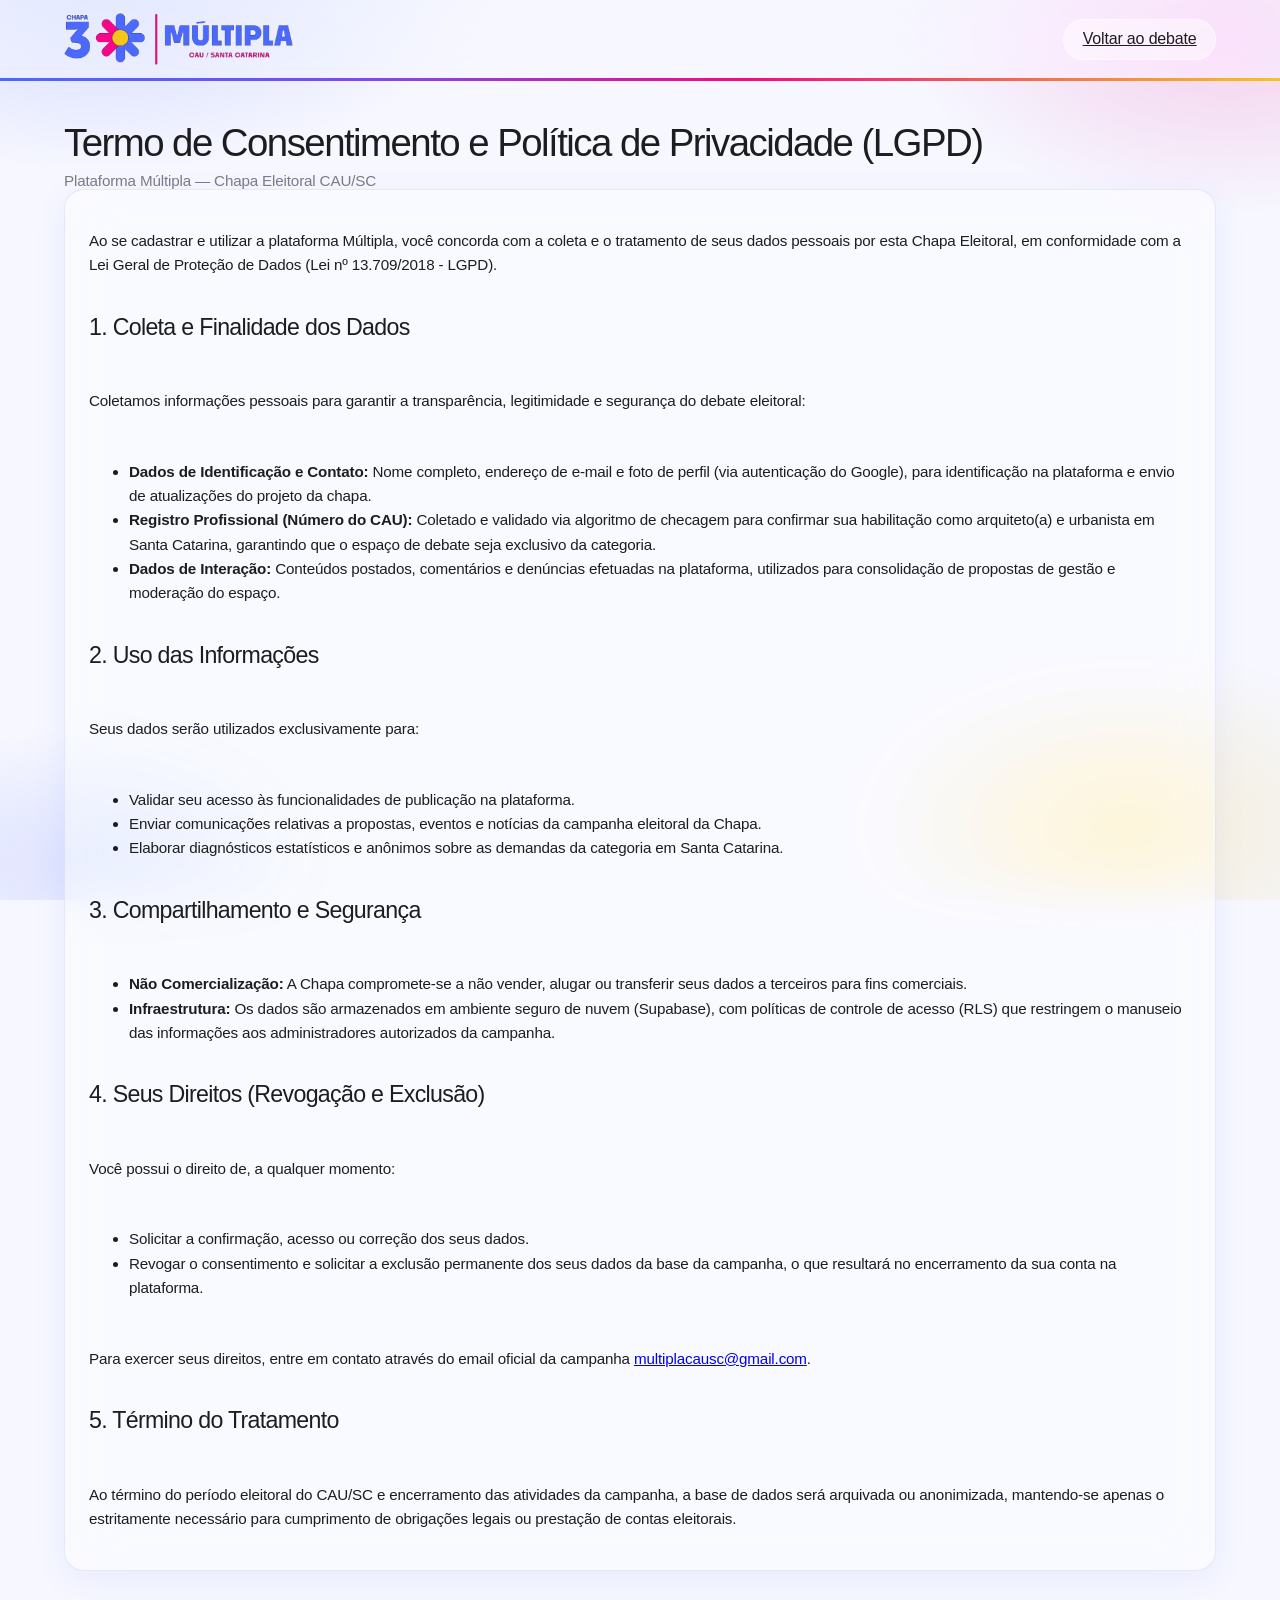
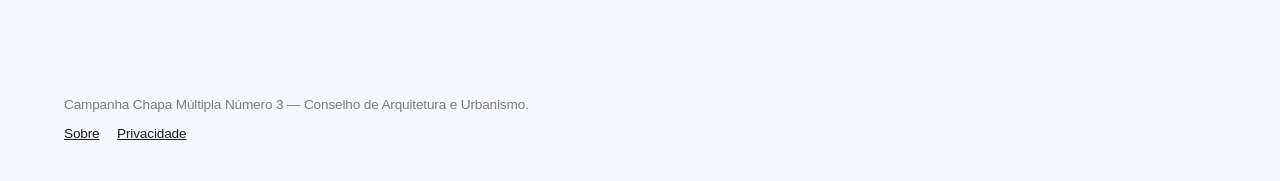
<file: privacidade.html>
<!DOCTYPE html>
<html lang="pt-BR">
  <head>
    <meta charset="UTF-8" />
    <meta name="viewport" content="width=device-width, initial-scale=1" />
    <title>Termo de Consentimento e Política de Privacidade (LGPD) — Chapa Múltipla CAU/SC</title>
    <link rel="preconnect" href="https://fonts.googleapis.com" />
    <link rel="preconnect" href="https://fonts.gstatic.com" crossorigin />
    <meta http-equiv="Cache-Control" content="no-cache, no-store, must-revalidate" />
    <meta
      http-equiv="Content-Security-Policy"
      content="default-src 'self'; script-src 'self' https://cdn.tailwindcss.com https://cdn.jsdelivr.net 'unsafe-inline' 'unsafe-eval'; style-src 'self' 'unsafe-inline' https://fonts.googleapis.com; font-src https://fonts.gstatic.com; img-src 'self' data: https: blob:; connect-src 'self' https://*.supabase.co wss://*.supabase.co; base-uri 'self'; form-action 'self'; object-src 'none'; upgrade-insecure-requests"
    />
    <link rel="icon" type="image/png" href="./assets/favicon-v3.png" />
    <link rel="apple-touch-icon" href="./assets/flor-v3-180.png" />
    <link rel="stylesheet" href="./style.css?v=chapa3b" />
  </head>
  <body class="app-body">
    <div class="page-shell">
      <header class="site-header">
        <div class="wrap header-inner">
          <a href="./index.html" class="brand">
            <img src="./assets/logo-horizontal-v3.png" alt="Chapa Múltipla CAU/SC" class="brand-logo" width="280" height="64" />
          </a>
          <a class="btn btn-ghost" href="./index.html">Voltar ao debate</a>
        </div>
      </header>
      <main class="wrap" style="padding: 2.5rem 0">
        <h1 class="title-xl">Termo de Consentimento e Política de Privacidade (LGPD)</h1>
        <p class="lede">Plataforma Múltipla — Chapa Eleitoral CAU/SC</p>

        <section class="liquid-card p-6 mt-6" style="padding: 1.5rem; display: grid; gap: 1rem; font-size: 0.95rem; line-height: 1.6">
          <p>
            Ao se cadastrar e utilizar a plataforma Múltipla, você concorda com a coleta e o tratamento de seus dados
            pessoais por esta Chapa Eleitoral, em conformidade com a Lei Geral de Proteção de Dados (Lei nº 13.709/2018 - LGPD).
          </p>

          <h2 class="card-title">1. Coleta e Finalidade dos Dados</h2>
          <p>Coletamos informações pessoais para garantir a transparência, legitimidade e segurança do debate eleitoral:</p>
          <ul>
            <li>
              <strong>Dados de Identificação e Contato:</strong> Nome completo, endereço de e-mail e foto de perfil
              (via autenticação do Google), para identificação na plataforma e envio de atualizações do projeto da chapa.
            </li>
            <li>
              <strong>Registro Profissional (Número do CAU):</strong> Coletado e validado via algoritmo de checagem para
              confirmar sua habilitação como arquiteto(a) e urbanista em Santa Catarina, garantindo que o espaço de debate
              seja exclusivo da categoria.
            </li>
            <li>
              <strong>Dados de Interação:</strong> Conteúdos postados, comentários e denúncias efetuadas na plataforma,
              utilizados para consolidação de propostas de gestão e moderação do espaço.
            </li>
          </ul>

          <h2 class="card-title">2. Uso das Informações</h2>
          <p>Seus dados serão utilizados exclusivamente para:</p>
          <ul>
            <li>Validar seu acesso às funcionalidades de publicação na plataforma.</li>
            <li>Enviar comunicações relativas a propostas, eventos e notícias da campanha eleitoral da Chapa.</li>
            <li>Elaborar diagnósticos estatísticos e anônimos sobre as demandas da categoria em Santa Catarina.</li>
          </ul>

          <h2 class="card-title">3. Compartilhamento e Segurança</h2>
          <ul>
            <li>
              <strong>Não Comercialização:</strong> A Chapa compromete-se a não vender, alugar ou transferir seus dados
              a terceiros para fins comerciais.
            </li>
            <li>
              <strong>Infraestrutura:</strong> Os dados são armazenados em ambiente seguro de nuvem (Supabase), com
              políticas de controle de acesso (RLS) que restringem o manuseio das informações aos administradores
              autorizados da campanha.
            </li>
          </ul>

          <h2 class="card-title">4. Seus Direitos (Revogação e Exclusão)</h2>
          <p>Você possui o direito de, a qualquer momento:</p>
          <ul>
            <li>Solicitar a confirmação, acesso ou correção dos seus dados.</li>
            <li>
              Revogar o consentimento e solicitar a exclusão permanente dos seus dados da base da campanha, o que
              resultará no encerramento da sua conta na plataforma.
            </li>
          </ul>
          <p>
            Para exercer seus direitos, entre em contato através do email oficial da campanha
            <a href="mailto:multiplacausc@gmail.com">multiplacausc@gmail.com</a>.
          </p>

          <h2 class="card-title">5. Término do Tratamento</h2>
          <p>
            Ao término do período eleitoral do CAU/SC e encerramento das atividades da campanha, a base de dados será
            arquivada ou anonimizada, mantendo-se apenas o estritamente necessário para cumprimento de obrigações legais
            ou prestação de contas eleitorais.
          </p>
        </section>
      </main>
      <footer class="site-footer">
        <div class="wrap flex flex-col gap-2 sm:flex-row sm:justify-between">
          <p>Campanha Chapa Múltipla Número 3 — Conselho de Arquitetura e Urbanismo.</p>
          <p class="footer-links">
            <a href="./sobre.html">Sobre</a>
            <a href="./privacidade.html" aria-current="page">Privacidade</a>
          </p>
        </div>
      </footer>
    </div>
  </body>
</html>
</file>
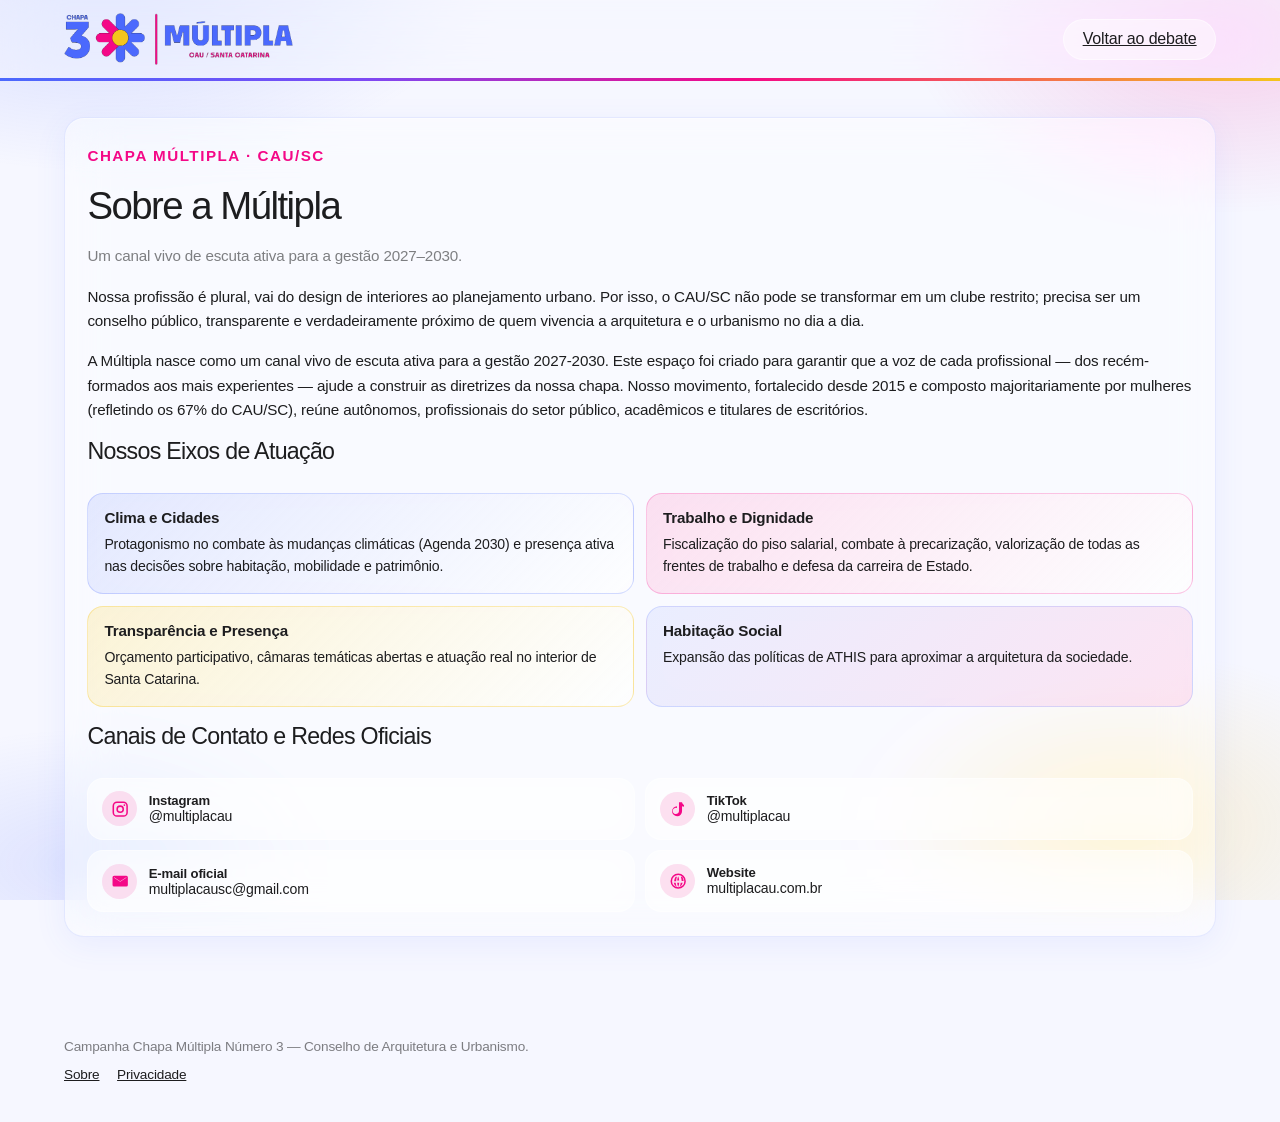
<file: sobre.html>
<!DOCTYPE html>
<html lang="pt-BR">
  <head>
    <meta charset="UTF-8" />
    <meta name="viewport" content="width=device-width, initial-scale=1" />
    <meta
      name="description"
      content="Sobre a Múltipla — Chapa Múltipla CAU/SC. Clima e Cidades, Trabalho e Dignidade, Transparência e Habitação Social."
    />
    <title>Sobre — Chapa Múltipla CAU/SC</title>
    <link rel="canonical" href="https://multipla-brx.pages.dev/sobre.html" />
    <meta http-equiv="Cache-Control" content="no-cache, no-store, must-revalidate" />
    <meta
      http-equiv="Content-Security-Policy"
      content="default-src 'self'; script-src 'self' https://cdn.tailwindcss.com https://cdn.jsdelivr.net 'unsafe-inline' 'unsafe-eval'; style-src 'self' 'unsafe-inline' https://fonts.googleapis.com; font-src https://fonts.gstatic.com; img-src 'self' data: https: blob:; connect-src 'self' https://*.supabase.co wss://*.supabase.co; base-uri 'self'; form-action 'self'; object-src 'none'; upgrade-insecure-requests"
    />
    <link rel="icon" type="image/png" href="./assets/favicon-v3.png" />
    <link rel="apple-touch-icon" href="./assets/flor-v3-180.png" />
    <link rel="preconnect" href="https://fonts.googleapis.com" />
    <link rel="preconnect" href="https://fonts.gstatic.com" crossorigin />
    <link
      href="https://fonts.googleapis.com/css2?family=Inter:wght@300;400;500;600&display=swap"
      rel="stylesheet"
    />
    <link rel="stylesheet" href="./style.css?v=chapa3b" />
  </head>
  <body class="app-body">
    <div class="page-shell">
      <header class="site-header">
        <div class="wrap header-inner">
          <a href="./index.html" class="brand">
            <img src="./assets/logo-horizontal-v3.png" alt="Chapa Múltipla CAU/SC" class="brand-logo" width="280" height="64" />
          </a>
          <a class="btn btn-ghost" href="./index.html">Voltar ao debate</a>
        </div>
      </header>
      <main class="wrap about-page" id="sobre">
        <article class="liquid-card about-sheet">
          <p class="trending-kicker">Chapa Múltipla · CAU/SC</p>
          <h1 class="title-xl">Sobre a Múltipla</h1>
          <p class="lede">Um canal vivo de escuta ativa para a gestão 2027–2030.</p>

          <p>
            Nossa profissão é plural, vai do design de interiores ao planejamento urbano. Por isso, o CAU/SC não pode
            se transformar em um clube restrito; precisa ser um conselho público, transparente e verdadeiramente
            próximo de quem vivencia a arquitetura e o urbanismo no dia a dia.
          </p>
          <p>
            A Múltipla nasce como um canal vivo de escuta ativa para a gestão 2027-2030. Este espaço foi
            criado para garantir que a voz de cada profissional — dos recém-formados aos mais experientes — ajude a
            construir as diretrizes da nossa chapa. Nosso movimento, fortalecido desde 2015 e composto majoritariamente
            por mulheres (refletindo os 67% do CAU/SC), reúne autônomos, profissionais do setor público, acadêmicos e
            titulares de escritórios.
          </p>

          <h2 class="card-title">Nossos Eixos de Atuação</h2>
          <div class="about-axes">
            <section class="about-axis">
              <h3>Clima e Cidades</h3>
              <p>
                Protagonismo no combate às mudanças climáticas (Agenda 2030) e presença ativa nas decisões sobre
                habitação, mobilidade e patrimônio.
              </p>
            </section>
            <section class="about-axis">
              <h3>Trabalho e Dignidade</h3>
              <p>
                Fiscalização do piso salarial, combate à precarização, valorização de todas as frentes de trabalho e
                defesa da carreira de Estado.
              </p>
            </section>
            <section class="about-axis">
              <h3>Transparência e Presença</h3>
              <p>Orçamento participativo, câmaras temáticas abertas e atuação real no interior de Santa Catarina.</p>
            </section>
            <section class="about-axis">
              <h3>Habitação Social</h3>
              <p>Expansão das políticas de ATHIS para aproximar a arquitetura da sociedade.</p>
            </section>
          </div>

          <h2 class="card-title">Canais de Contato e Redes Oficiais</h2>
          <nav class="about-channels" aria-label="Canais oficiais">
            <a
              class="about-channel"
              href="https://www.instagram.com/multiplacau"
              target="_blank"
              rel="noopener noreferrer"
            >
              <span class="about-channel-icon" aria-hidden="true">
                <svg viewBox="0 0 24 24"><path fill="currentColor" d="M7.8 2h8.4A5.8 5.8 0 0 1 22 7.8v8.4A5.8 5.8 0 0 1 16.2 22H7.8A5.8 5.8 0 0 1 2 16.2V7.8A5.8 5.8 0 0 1 7.8 2Zm0 2A3.8 3.8 0 0 0 4 7.8v8.4A3.8 3.8 0 0 0 7.8 20h8.4A3.8 3.8 0 0 0 20 16.2V7.8A3.8 3.8 0 0 0 16.2 4H7.8Zm9.65 1.5a1.15 1.15 0 1 1 0 2.3 1.15 1.15 0 0 1 0-2.3ZM12 7a5 5 0 1 1 0 10 5 5 0 0 1 0-10Zm0 2a3 3 0 1 0 0 6 3 3 0 0 0 0-6Z"/></svg>
              </span>
              <span>
                <strong>Instagram</strong>
                @multiplacau
              </span>
            </a>
            <a
              class="about-channel"
              href="https://www.tiktok.com/@multiplacau"
              target="_blank"
              rel="noopener noreferrer"
            >
              <span class="about-channel-icon" aria-hidden="true">
                <svg viewBox="0 0 24 24"><path fill="currentColor" d="M14.6 3h2.43c.18 1.54 1.16 2.9 2.57 3.57V8.9a6.3 6.3 0 0 1-2.57-.66v6.24A6.52 6.52 0 1 1 10.4 8.1v2.34a4.1 4.1 0 1 0 2.62 3.8V3Z"/></svg>
              </span>
              <span>
                <strong>TikTok</strong>
                @multiplacau
              </span>
            </a>
            <a class="about-channel" href="mailto:multiplacausc@gmail.com">
              <span class="about-channel-icon" aria-hidden="true">
                <svg viewBox="0 0 24 24"><path fill="currentColor" d="M4 5h16a2 2 0 0 1 2 2v10a2 2 0 0 1-2 2H4a2 2 0 0 1-2-2V7a2 2 0 0 1 2-2Zm0 2.4 8 5.2 8-5.2V7L12 12.2 4 7v.4Z"/></svg>
              </span>
              <span>
                <strong>E-mail oficial</strong>
                multiplacausc@gmail.com
              </span>
            </a>
            <a
              class="about-channel"
              href="https://multiplacau.com.br"
              target="_blank"
              rel="noopener noreferrer"
            >
              <span class="about-channel-icon" aria-hidden="true">
                <svg viewBox="0 0 24 24"><path fill="currentColor" d="M12 2a10 10 0 1 1 0 20 10 10 0 0 1 0-20Zm0 2a8 8 0 0 0 0 16 8 8 0 0 0 0-16Zm0 1.5c.7 1.46 1.18 3.34 1.35 5.5H10.65C10.82 8.84 11.3 6.96 12 5.5Zm-3.4.66A13.8 13.8 0 0 0 6.7 12h2.56c.14-2.1.5-4.05 1.12-5.64a8.16 8.16 0 0 0-1.78-.2Zm6.8 0c.62 1.59.98 3.54 1.12 5.64h2.56a13.8 13.8 0 0 0-1.9-5.84 8.16 8.16 0 0 0-1.78.2ZM6.16 14h2.56c.18 2.16.66 4.04 1.35 5.5A8.05 8.05 0 0 1 6.16 14Zm4.49 0h2.7c-.17 2.16-.65 4.04-1.35 5.5-.7-1.46-1.18-3.34-1.35-5.5Zm4.63 0h2.56a8.05 8.05 0 0 1-3.91 5.5c.69-1.46 1.17-3.34 1.35-5.5Z"/></svg>
              </span>
              <span>
                <strong>Website</strong>
                multiplacau.com.br
              </span>
            </a>
          </nav>
        </article>
      </main>
      <footer class="site-footer">
        <div class="wrap flex flex-col gap-2 sm:flex-row sm:justify-between">
          <p>Campanha Chapa Múltipla Número 3 — Conselho de Arquitetura e Urbanismo.</p>
          <p class="footer-links">
            <a href="./sobre.html" aria-current="page">Sobre</a>
            <a href="./privacidade.html">Privacidade</a>
          </p>
        </div>
      </footer>
    </div>
  </body>
</html>
</file>
<file: style.css>
:root {
  --brand-blue: #4b69fd;
  --brand-pink: #f40887;
  --brand-yellow: #f4c51d;
  --app-bg: #f6f7ff;
  --app-white: #ffffff;
  --text-primary: #1d1d1f;
  --text-muted: rgba(29, 29, 31, 0.56);
  --card-radius: 20px;
  --liquid-glass-bg: rgba(255, 255, 255, 0.42);
  --grad-cyan: linear-gradient(135deg, #4b69fd 0%, #3a54e8 100%);
  --grad-warm: linear-gradient(135deg, #f40887 0%, #f4c51d 100%);
  --spectrum: linear-gradient(90deg, #4b69fd 0%, #7b4af5 28%, #f40887 58%, #f4c51d 100%);
  --focus: #4b69fd;
  --header-h: 4.9rem;
}

*,
*::before,
*::after {
  box-sizing: border-box;
}

html {
  scroll-behavior: smooth;
}

body.app-body {
  margin: 0;
  min-height: 100vh;
  color: var(--text-primary);
  background: var(--app-bg);
  font-family: Inter, -apple-system, BlinkMacSystemFont, "SF Pro Text", "Segoe UI", sans-serif;
  font-weight: 400;
  letter-spacing: -0.01em;
}

body.app-body::before {
  content: "";
  position: fixed;
  inset: 0;
  z-index: 0;
  pointer-events: none;
  background:
    radial-gradient(ellipse 55% 42% at 8% -4%, rgba(75, 105, 253, 0.22), transparent 55%),
    radial-gradient(ellipse 48% 38% at 96% 4%, rgba(244, 8, 135, 0.16), transparent 52%),
    radial-gradient(ellipse 42% 36% at 88% 92%, rgba(244, 197, 29, 0.18), transparent 55%),
    radial-gradient(ellipse 38% 30% at 6% 96%, rgba(75, 105, 253, 0.14), transparent 50%);
}

.page-shell {
  position: relative;
  z-index: 1;
}

.skip-link {
  position: absolute;
  left: 0.85rem;
  top: -3.2rem;
  z-index: 80;
  border-radius: 999px;
  background: var(--text-primary);
  color: #fff;
  padding: 0.5rem 0.9rem;
}

.skip-link:focus {
  top: 0.85rem;
}

.sr-only {
  position: absolute;
  width: 1px;
  height: 1px;
  padding: 0;
  margin: -1px;
  overflow: hidden;
  clip: rect(0, 0, 0, 0);
  white-space: nowrap;
  border: 0;
}

.hidden {
  display: none !important;
}

.wrap {
  width: min(72rem, calc(100% - 2rem));
  margin-inline: auto;
}

.site-header {
  position: sticky;
  top: 0;
  z-index: 40;
  overflow: visible;
  isolation: isolate;
  background: transparent;
}

.site-header::before {
  content: "";
  position: absolute;
  z-index: 0;
  inset: 0;
  pointer-events: none;
  background: rgba(246, 247, 255, 0.48);
  backdrop-filter: blur(28px) saturate(180%);
  -webkit-backdrop-filter: blur(28px) saturate(180%);
}

.site-header::after {
  content: "";
  position: relative;
  z-index: 1;
  display: block;
  height: 3px;
  background: var(--spectrum);
}

.header-inner {
  position: relative;
  z-index: 1;
  display: flex;
  flex-wrap: nowrap;
  align-items: center;
  gap: 0.85rem;
  min-height: var(--header-h);
  padding: 0.65rem 0;
}

.header-inner > .btn {
  margin-left: auto;
  flex-shrink: 0;
}

.brand {
  display: flex;
  align-items: center;
  gap: 0.75rem;
  text-decoration: none;
  color: var(--text-primary);
  flex-shrink: 0;
}

.brand-logo {
  display: block;
  height: 52px;
  width: auto;
  max-width: min(280px, 52vw);
  object-fit: contain;
}

.brand-mark {
  display: block;
  width: min(220px, 56vw);
  height: auto;
  margin: 0 auto 1.35rem;
}

.header-search {
  flex: 1;
  min-width: 0;
  max-width: 28rem;
  position: relative;
  display: flex;
  align-items: center;
}

.search-toggle {
  display: none;
  align-items: center;
  justify-content: center;
  width: 2.55rem;
  height: 2.55rem;
  border-radius: 999px;
  border: 1px solid rgba(255, 255, 255, 0.45);
  background: rgba(255, 255, 255, 0.42);
  backdrop-filter: blur(16px) saturate(200%);
  -webkit-backdrop-filter: blur(16px) saturate(200%);
  color: var(--text-primary);
  cursor: pointer;
}

.search-toggle:hover {
  background: rgba(255, 255, 255, 0.62);
}

.auth-slot {
  display: flex;
  align-items: center;
  gap: 0.75rem;
  flex-shrink: 0;
}

.header-help {
  position: relative;
  margin-left: auto;
  flex-shrink: 0;
}

.help-toggle {
  padding: 0.55rem 0.95rem;
  font-size: 0.92rem;
  white-space: nowrap;
  box-shadow: 0 8px 20px rgba(75, 105, 253, 0.24);
}

.help-toggle[aria-expanded="true"] {
  box-shadow: 0 8px 22px rgba(75, 105, 253, 0.34);
}

.help-icon,
.help-chevron {
  width: 1.05rem;
  height: 1.05rem;
  flex-shrink: 0;
}

.help-chevron {
  transition: transform 0.22s ease;
}

.header-help.is-open .help-chevron {
  transform: rotate(180deg);
}

.help-panel {
  position: absolute;
  top: calc(100% + 0.5rem);
  right: 0;
  z-index: 80;
  width: min(28rem, calc(100vw - 1.5rem));
  max-height: min(32rem, calc(100dvh - var(--header-h) - 1.25rem));
  overflow: auto;
  overscroll-behavior: contain;
  padding: 1rem 1.05rem 1.1rem;
  border-radius: 1.05rem;
  background: rgba(255, 255, 255, 0.94);
  backdrop-filter: blur(28px) saturate(180%);
  -webkit-backdrop-filter: blur(28px) saturate(180%);
  border: 1px solid rgba(75, 105, 253, 0.14);
  box-shadow:
    inset 0 1px 1px 0 rgba(255, 255, 255, 0.7),
    0 18px 40px rgba(75, 105, 253, 0.16);
  opacity: 0;
  visibility: hidden;
  pointer-events: none;
  transform: translateY(-8px);
  transition: opacity 0.22s ease, transform 0.22s ease, visibility 0.22s ease;
}

.help-panel.is-open,
.header-help.is-open .help-panel {
  opacity: 1;
  visibility: visible;
  pointer-events: auto;
  transform: translateY(0);
}

.help-panel[hidden] {
  display: none !important;
}

.help-panel-title {
  margin: 0 0 0.85rem;
  font-size: 0.72rem;
  font-weight: 600;
  letter-spacing: 0.1em;
  text-transform: uppercase;
  color: var(--brand-blue);
}

.help-section + .help-section {
  margin-top: 0.9rem;
  padding-top: 0.9rem;
  border-top: 1px solid rgba(75, 105, 253, 0.12);
}

.help-section h3 {
  margin: 0 0 0.6rem;
  font-size: 0.95rem;
  font-weight: 600;
  letter-spacing: -0.02em;
  color: var(--text-primary);
}

.help-section ol {
  margin: 0;
  padding: 0;
  list-style: none;
  display: grid;
  gap: 0.6rem;
  counter-reset: help-step;
}

.help-section li {
  counter-increment: help-step;
  display: grid;
  grid-template-columns: 1.55rem 1fr;
  gap: 0.6rem;
  align-items: start;
  font-size: 0.88rem;
  line-height: 1.45;
  color: var(--text-primary);
}

.help-section li::before {
  content: counter(help-step);
  display: inline-flex;
  align-items: center;
  justify-content: center;
  width: 1.55rem;
  height: 1.55rem;
  margin-top: 0.05rem;
  border-radius: 999px;
  background: rgba(75, 105, 253, 0.12);
  color: var(--brand-blue);
  font-size: 0.75rem;
  font-weight: 600;
}

.liquid-card {
  background: var(--liquid-glass-bg);
  border-radius: var(--card-radius);
  backdrop-filter: blur(25px) saturate(220%);
  -webkit-backdrop-filter: blur(25px) saturate(220%);
  border: 1px solid rgba(75, 105, 253, 0.12);
  box-shadow:
    inset 0 1px 1px 0 rgba(255, 255, 255, 0.42),
    0 8px 32px 0 rgba(75, 105, 253, 0.08);
  transition: transform 0.3s ease-in-out, box-shadow 0.3s ease-in-out;
}

.liquid-card:hover {
  transform: translateY(-5px);
  box-shadow:
    inset 0 2px 2px 0 rgba(255, 255, 255, 0.4),
    0 12px 48px 0 rgba(75, 105, 253, 0.12);
}

.liquid-card:focus-within:not(.search-shell) {
  outline: 2px solid rgba(75, 105, 253, 0.35);
  outline-offset: 3px;
}

.category-ideia {
  background:
    linear-gradient(135deg, rgba(75, 105, 253, 0.2) 0%, rgba(244, 197, 29, 0.08) 100%),
    var(--liquid-glass-bg);
  border: 1px solid rgba(75, 105, 253, 0.28);
}

.category-reclamacao {
  background:
    linear-gradient(135deg, rgba(244, 8, 135, 0.16) 0%, rgba(244, 197, 29, 0.12) 100%),
    var(--liquid-glass-bg);
  border: 1px solid rgba(244, 8, 135, 0.26);
}

.badge {
  font-size: 0.7rem;
  font-weight: 600;
  letter-spacing: 0.08em;
  text-transform: uppercase;
}

.badge-ideia {
  color: var(--brand-blue);
}

.badge-reclamacao {
  color: var(--brand-pink);
}

.trending-card:hover {
  transform: none;
}

.trending-kicker {
  margin: 0 0 0.35rem;
  font-size: 0.7rem;
  font-weight: 600;
  letter-spacing: 0.1em;
  text-transform: uppercase;
  color: var(--brand-pink);
}

.topic-list {
  display: flex;
  flex-wrap: wrap;
  gap: 0.5rem;
}

.topic-chip {
  display: inline-flex;
  align-items: center;
  gap: 0.4rem;
  border-radius: 999px;
  padding: 0.4rem 0.75rem;
  font: inherit;
  font-size: 0.75rem;
  font-weight: 500;
  cursor: pointer;
  color: var(--brand-blue);
  background: rgba(75, 105, 253, 0.1);
  border: 1px solid rgba(75, 105, 253, 0.2);
}

.topic-chip:hover,
.topic-chip.is-active {
  background: rgba(75, 105, 253, 0.2);
}

.topic-count {
  border-radius: 999px;
  background: rgba(244, 8, 135, 0.16);
  color: var(--brand-pink);
  padding: 0.05rem 0.45rem;
  font-size: 0.65rem;
  font-weight: 700;
}

.compose-bar {
  padding: 0.85rem 0 0;
}

.guest-prompt {
  display: flex;
  flex-wrap: wrap;
  align-items: center;
  justify-content: space-between;
  gap: 0.85rem 1.25rem;
  padding: 1.1rem 1.25rem;
  border-color: rgba(75, 105, 253, 0.18);
  background:
    linear-gradient(135deg, rgba(75, 105, 253, 0.1) 0%, rgba(244, 8, 135, 0.08) 52%, rgba(244, 197, 29, 0.1) 100%),
    var(--liquid-glass-bg);
}

.guest-prompt:hover {
  transform: none;
}

.guest-prompt p {
  margin: 0;
  font-size: 1.05rem;
  font-weight: 500;
  letter-spacing: -0.02em;
  color: var(--text-primary);
}

.compose-shell {
  position: relative;
}

.compose-card {
  padding: 1rem 1.1rem;
}

.compose-card:hover {
  transform: none;
}

.compose-lock {
  position: absolute;
  inset: 0;
  z-index: 2;
  display: flex;
  flex-direction: column;
  align-items: center;
  justify-content: center;
  gap: 0.75rem;
  padding: 1.15rem 1.25rem;
  text-align: center;
  border-radius: var(--card-radius);
  background: rgba(255, 255, 255, 0.42);
  backdrop-filter: blur(18px) saturate(200%);
  -webkit-backdrop-filter: blur(18px) saturate(200%);
  border: 1px solid rgba(255, 255, 255, 0.35);
}

.compose-lock p {
  margin: 0;
  max-width: 22rem;
  font-size: 0.92rem;
  line-height: 1.45;
  color: var(--text-primary);
}

.compose-lock.hidden {
  display: none;
}

.compose-grid {
  display: grid;
  gap: 0.75rem;
}

@media (min-width: 768px) {
  .compose-grid {
    grid-template-columns: 10.5rem 1fr auto;
  }
}

.field,
.glass-select,
.glass-textarea,
.glass-input {
  width: 100%;
  border: 1px solid rgba(29, 29, 31, 0.08);
  background: rgba(255, 255, 255, 0.72);
  color: var(--text-primary);
  border-radius: 14px;
  padding: 0.7rem 0.85rem;
  font: inherit;
}

.glass-textarea {
  resize: vertical;
  min-height: 2.75rem;
}

.glass-input {
  letter-spacing: 0.04em;
}

.btn:disabled,
.glass-select:disabled,
.glass-textarea:disabled,
.glass-input:disabled {
  opacity: 0.55;
  cursor: not-allowed;
}

.btn {
  display: inline-flex;
  align-items: center;
  justify-content: center;
  gap: 0.4rem;
  border: 0;
  cursor: pointer;
  font: inherit;
  font-weight: 500;
  border-radius: 999px;
  padding: 0.65rem 1.15rem;
  transition: transform 0.2s ease, opacity 0.2s ease, background 0.2s ease;
}

.btn:hover {
  transform: translateY(-1px);
}

.btn-primary {
  color: #fff;
  background: var(--grad-cyan);
  box-shadow: 0 8px 20px rgba(75, 105, 253, 0.28);
}

.btn-warm {
  color: #fff;
  background: var(--grad-warm);
}

.btn-ghost {
  background: rgba(255, 255, 255, 0.45);
  color: var(--text-primary);
  border: 1px solid rgba(255, 255, 255, 0.5);
}

.btn-support {
  background: rgba(75, 105, 253, 0.1);
  color: var(--brand-blue);
  border-radius: 999px;
  padding: 0.5rem 1rem;
  font-size: 0.875rem;
  border: 0;
  cursor: pointer;
  font: inherit;
}

.btn-support:hover,
.btn-support[aria-pressed="true"] {
  background: rgba(75, 105, 253, 0.2);
}

.btn-support[aria-pressed="true"] {
  color: var(--brand-blue);
}

.btn-text {
  background: none;
  border: 0;
  color: var(--text-muted);
  font: inherit;
  font-size: 0.875rem;
  cursor: pointer;
  text-decoration: underline;
  text-underline-offset: 3px;
}

.share-wrap {
  position: relative;
  display: inline-flex;
}

.btn-share {
  display: inline-flex;
  align-items: center;
  justify-content: center;
  width: 2.15rem;
  height: 2.15rem;
  padding: 0;
  background: rgba(255, 255, 255, 0.28);
  color: var(--text-muted);
  border-radius: 999px;
  border: 1px solid rgba(255, 255, 255, 0.4);
  cursor: pointer;
  font: inherit;
}

.btn-share:hover,
.btn-share[aria-expanded="true"] {
  color: var(--brand-pink);
  background: rgba(244, 8, 135, 0.12);
}

.share-icon {
  width: 1.05rem;
  height: 1.05rem;
  flex-shrink: 0;
}

.share-popover {
  position: absolute;
  left: 0;
  top: calc(100% + 0.45rem);
  bottom: auto;
  z-index: 50;
  display: flex;
  flex-direction: column;
  gap: 0.1rem;
  min-width: 13.5rem;
  max-width: min(16rem, calc(100vw - 2rem));
  padding: 0.45rem;
  border-radius: 1rem;
  isolation: isolate;
  background: rgba(255, 255, 255, 0.88);
  backdrop-filter: blur(28px) saturate(180%);
  -webkit-backdrop-filter: blur(28px) saturate(180%);
  border: 1px solid rgba(255, 255, 255, 0.7);
  box-shadow:
    inset 0 1px 1px 0 rgba(255, 255, 255, 0.55),
    0 16px 36px rgba(31, 38, 135, 0.18);
}

body > .share-popover {
  position: fixed;
  z-index: 80;
}

.share-popover.hidden {
  display: none;
}

[data-post-card].is-share-open,
[data-post-card]:has([data-share][aria-expanded="true"]) {
  position: relative;
  z-index: 50;
  isolation: isolate;
}

[data-post-card].is-share-open:hover,
[data-post-card]:has([data-share][aria-expanded="true"]):hover {
  transform: none;
}

.share-option {
  display: flex;
  align-items: center;
  gap: 0.65rem;
  width: 100%;
  padding: 0.55rem 0.7rem;
  border: 0;
  background: transparent;
  border-radius: 0.75rem;
  font: inherit;
  font-size: 0.875rem;
  color: var(--text-primary);
  cursor: pointer;
  text-align: left;
  white-space: nowrap;
}

.share-option:hover,
.share-option:focus-visible {
  background: rgba(255, 255, 255, 0.58);
}

.share-option-icon {
  width: 1.1rem;
  height: 1.1rem;
  flex-shrink: 0;
}

.share-option-whatsapp {
  color: #128c7e;
}

.share-option-instagram {
  color: #e4405f;
}

.share-option-linkedin {
  color: #0a66c2;
}

.share-toast {
  position: fixed;
  left: 50%;
  bottom: 2rem;
  z-index: 80;
  padding: 0.75rem 1.2rem;
  border-radius: 999px;
  background: rgba(29, 29, 31, 0.92);
  color: #fff;
  backdrop-filter: blur(18px) saturate(160%);
  -webkit-backdrop-filter: blur(18px) saturate(160%);
  border: 1px solid rgba(255, 255, 255, 0.18);
  box-shadow: 0 12px 32px rgba(29, 29, 31, 0.28);
  font-size: 0.875rem;
  font-weight: 500;
  transform: translate(-50%, 1rem);
  opacity: 0;
  pointer-events: none;
  transition: opacity 0.25s ease, transform 0.25s ease;
}

.share-toast.is-visible {
  opacity: 1;
  transform: translate(-50%, 0);
}

@keyframes shared-glow {
  0%,
  100% {
    box-shadow:
      inset 0 1px 1px 0 rgba(255, 255, 255, 0.3),
      0 0 0 0 rgba(75, 105, 253, 0);
  }
  40% {
    box-shadow:
      inset 0 1px 1px 0 rgba(255, 255, 255, 0.45),
      0 0 0 4px rgba(75, 105, 253, 0.38),
      0 0 40px 10px rgba(244, 8, 135, 0.28);
  }
}

.liquid-card.is-shared-highlight {
  outline: 3px solid rgba(75, 105, 253, 0.72);
  outline-offset: 5px;
  box-shadow:
    inset 0 1px 1px 0 rgba(255, 255, 255, 0.45),
    0 0 0 6px rgba(244, 197, 29, 0.28),
    0 0 44px 12px rgba(244, 8, 135, 0.28);
  animation: shared-glow 1.15s ease-in-out 3;
}

.btn-danger {
  color: #fff;
  background: var(--grad-warm);
  font-size: 0.75rem;
  font-weight: 600;
  border-radius: 999px;
  padding: 0.4rem 0.85rem;
  border: 0;
  cursor: pointer;
}

.admin-tag {
  display: inline-flex;
  align-items: center;
  border-radius: 999px;
  padding: 0.15rem 0.55rem;
  font-size: 0.68rem;
  font-weight: 600;
  letter-spacing: 0.06em;
  text-transform: uppercase;
  color: #c94a4a;
  background: rgba(255, 107, 107, 0.12);
}

.title-xl {
  margin: 0;
  font-size: clamp(1.8rem, 3vw, 2.4rem);
  font-weight: 300;
  letter-spacing: -0.04em;
}

.lede {
  margin: 0.4rem 0 0;
  max-width: 38rem;
  color: var(--text-muted);
  font-weight: 400;
  font-size: 0.95rem;
}

.feed-toolbar {
  display: flex;
  flex-wrap: wrap;
  gap: 1rem;
  justify-content: space-between;
  align-items: flex-end;
  margin-bottom: 1.5rem;
}

.feed-grid {
  display: grid;
  gap: 1.15rem;
}

#feed > [data-post-card] {
  position: relative;
  z-index: 1;
}

#feed > [data-post-card]:hover {
  transform: none;
  box-shadow:
    inset 0 1px 1px 0 rgba(255, 255, 255, 0.3),
    0 8px 32px 0 rgba(31, 38, 135, 0.07);
}

.feed-search-block {
  margin: 0 0 1.15rem;
}

.search-shell {
  display: flex;
  align-items: center;
  gap: 0.65rem;
  width: 100%;
  padding: 0.45rem 0.7rem 0.45rem 0.85rem;
  background: rgba(255, 255, 255, 0.42);
  border: 1px solid rgba(255, 255, 255, 0.48);
  box-shadow:
    inset 0 1px 1px 0 rgba(255, 255, 255, 0.45),
    0 6px 20px 0 rgba(31, 38, 135, 0.06);
}

.header-search .search-shell.liquid-card:focus-within {
  outline: none;
  border-color: rgba(75, 105, 253, 0.28);
  box-shadow:
    inset 0 1px 1px 0 rgba(255, 255, 255, 0.55),
    0 0 0 1px rgba(75, 105, 253, 0.12),
    0 8px 22px rgba(75, 105, 253, 0.08);
}

.search-shell:hover,
.feed-search-empty:hover {
  transform: none;
}

.search-icon {
  display: inline-flex;
  color: var(--text-muted);
  flex-shrink: 0;
}

.search-input {
  flex: 1;
  min-width: 0;
  border: 0;
  background: transparent;
  color: var(--text-primary);
  font: inherit;
  padding: 0.35rem 0;
  outline: none;
}

.search-input:focus,
.search-input:focus-visible {
  outline: none;
  box-shadow: none;
}

.search-input::selection {
  background: rgba(75, 105, 253, 0.18);
  color: inherit;
}

.search-input::-webkit-search-cancel-button,
.search-input::-webkit-search-decoration {
  -webkit-appearance: none;
  appearance: none;
}

.search-clear {
  flex-shrink: 0;
  width: 1.85rem;
  height: 1.85rem;
  border: 0;
  border-radius: 999px;
  background: rgba(29, 29, 31, 0.08);
  color: var(--text-primary);
  font: inherit;
  font-size: 1.15rem;
  line-height: 1;
  cursor: pointer;
}

.search-clear:hover {
  background: rgba(29, 29, 31, 0.14);
}

.search-status {
  min-height: 0;
  margin: 0 0 1rem;
  color: var(--text-muted);
  font-size: 0.88rem;
}

.search-status:empty {
  display: none;
}

.feed-search-empty {
  display: flex;
  flex-direction: column;
  align-items: center;
  gap: 0.9rem;
  padding: 2rem 1.5rem;
  text-align: center;
}

.feed-search-empty.hidden {
  display: none !important;
}

.feed-search-empty-title {
  margin: 0;
  max-width: 28rem;
  font-size: 1.05rem;
  line-height: 1.5;
  font-weight: 500;
}

.card-title {
  margin: 0 0 0.75rem;
  font-size: 1.45rem;
  font-weight: 300;
  letter-spacing: -0.03em;
}

.card-body {
  margin: 0 0 1.35rem;
  font-weight: 400;
  line-height: 1.55;
  color: rgba(29, 29, 31, 0.9);
  white-space: pre-wrap;
}

.meta {
  color: var(--text-muted);
  font-size: 0.875rem;
}

.comment-item {
  padding: 0.85rem 1rem;
  border-radius: 16px;
}

.comment-thread {
  display: grid;
  gap: 0.65rem;
}

.comment-actions {
  display: flex;
  flex-wrap: wrap;
  gap: 0.75rem;
  margin-top: 0.5rem;
}

.comment-replies {
  margin: 0.65rem 0 0.15rem 0.35rem;
  padding-left: 0.85rem;
  border-left: 2px solid rgba(75, 105, 253, 0.32);
  display: grid;
  gap: 0.55rem;
}

.comment-reply {
  padding: 0.7rem 0.85rem;
}

.reply-form {
  margin-top: 0.65rem;
  padding: 0.7rem 0.75rem 0.75rem 0.85rem;
  border-left: 2px solid rgba(244, 8, 135, 0.42);
  display: grid;
  gap: 0.5rem;
}

.reply-form.hidden {
  display: none;
}

.card-top-meta {
  display: flex;
  flex-wrap: wrap;
  align-items: center;
  justify-content: flex-end;
  gap: 0.55rem 0.85rem;
}

.btn-follow {
  display: inline-flex;
  align-items: center;
  gap: 0.35rem;
  background: rgba(255, 255, 255, 0.32);
  color: var(--text-muted);
  border-radius: 999px;
  padding: 0.35rem 0.7rem;
  font-size: 0.75rem;
  border: 1px solid rgba(255, 255, 255, 0.4);
  cursor: pointer;
  font: inherit;
}

.btn-follow:hover,
.btn-follow[aria-pressed="true"] {
  color: var(--brand-blue);
  background: rgba(75, 105, 253, 0.14);
}

.follow-icon {
  width: 0.9rem;
  height: 0.9rem;
}

.notify-host {
  display: contents;
}

.header-notify {
  position: relative;
  flex-shrink: 0;
}

.notify-bell {
  position: relative;
  display: inline-flex;
  align-items: center;
  justify-content: center;
  width: 2.55rem;
  height: 2.55rem;
  border-radius: 999px;
  border: 1px solid rgba(255, 255, 255, 0.45);
  background: rgba(255, 255, 255, 0.42);
  backdrop-filter: blur(16px) saturate(200%);
  -webkit-backdrop-filter: blur(16px) saturate(200%);
  color: var(--text-primary);
  cursor: pointer;
}

.notify-bell:hover,
.notify-bell[aria-expanded="true"] {
  background: rgba(255, 255, 255, 0.66);
}

.notify-bell-icon {
  width: 1.15rem;
  height: 1.15rem;
}

.notify-badge {
  position: absolute;
  top: -0.15rem;
  right: -0.15rem;
  min-width: 1.1rem;
  height: 1.1rem;
  padding: 0 0.28rem;
  border-radius: 999px;
  background: var(--brand-pink);
  color: #fff;
  font-size: 0.65rem;
  font-weight: 700;
  line-height: 1.1rem;
  text-align: center;
}

.notify-menu {
  position: absolute;
  right: 0;
  top: calc(100% + 0.45rem);
  z-index: 60;
  width: min(22rem, calc(100vw - 2rem));
  max-height: min(22rem, 70vh);
  overflow: auto;
  padding: 0.4rem;
  border-radius: 1rem;
  background: rgba(255, 255, 255, 0.88);
  backdrop-filter: blur(28px) saturate(180%);
  -webkit-backdrop-filter: blur(28px) saturate(180%);
  border: 1px solid rgba(255, 255, 255, 0.7);
  box-shadow:
    inset 0 1px 1px 0 rgba(255, 255, 255, 0.55),
    0 16px 36px rgba(31, 38, 135, 0.16);
}

.notify-menu.hidden {
  display: none;
}

.notify-item {
  display: block;
  width: 100%;
  text-align: left;
  border: 0;
  background: transparent;
  border-radius: 0.75rem;
  padding: 0.7rem 0.75rem;
  font: inherit;
  font-size: 0.85rem;
  color: var(--text-primary);
  cursor: pointer;
}

.notify-item:hover,
.notify-item:focus-visible {
  background: rgba(255, 255, 255, 0.62);
}

.notify-item.is-unread {
  background: rgba(244, 8, 135, 0.1);
}

.notify-empty {
  padding: 0.85rem 0.7rem;
  font-size: 0.85rem;
  color: var(--text-muted);
}

.user-menu {
  display: flex;
  align-items: center;
  gap: 0.55rem;
}

.user-menu-identity {
  display: flex;
  flex-direction: column;
  align-items: flex-end;
  gap: 0.15rem;
}

.user-menu-wrap {
  position: relative;
  flex-shrink: 0;
}

.user-menu-btn {
  position: relative;
  display: inline-flex;
  align-items: center;
  justify-content: center;
  width: 2.55rem;
  height: 2.55rem;
  border-radius: 999px;
  border: 1px solid rgba(255, 255, 255, 0.45);
  background: rgba(255, 255, 255, 0.42);
  backdrop-filter: blur(16px) saturate(200%);
  -webkit-backdrop-filter: blur(16px) saturate(200%);
  color: var(--text-primary);
  cursor: pointer;
}

.user-menu-btn:hover,
.user-menu-btn[aria-expanded="true"] {
  background: rgba(255, 255, 255, 0.66);
}

.user-menu-gear {
  width: 1.15rem;
  height: 1.15rem;
}

.user-dropdown {
  position: absolute;
  right: 0;
  top: calc(100% + 0.45rem);
  z-index: 70;
  width: min(17.5rem, calc(100vw - 1.5rem));
  padding: 0.4rem;
  border-radius: 1.05rem;
  background: rgba(255, 255, 255, 0.92);
  backdrop-filter: blur(28px) saturate(180%);
  -webkit-backdrop-filter: blur(28px) saturate(180%);
  border: 1px solid rgba(255, 255, 255, 0.72);
  box-shadow:
    inset 0 1px 1px 0 rgba(255, 255, 255, 0.55),
    0 18px 40px rgba(31, 38, 135, 0.16);
}

.user-dropdown.hidden {
  display: none;
}

.user-dropdown-item {
  display: flex;
  align-items: center;
  gap: 0.65rem;
  width: 100%;
  text-align: left;
  border: 0;
  background: transparent;
  border-radius: 0.8rem;
  padding: 0.72rem 0.75rem;
  font: inherit;
  font-size: 0.88rem;
  font-weight: 500;
  color: var(--text-primary);
  cursor: pointer;
}

.user-dropdown-item:hover,
.user-dropdown-item:focus-visible {
  background: rgba(255, 255, 255, 0.62);
}

.user-dropdown-sep {
  height: 1px;
  margin: 0.25rem 0.45rem;
  background: rgba(29, 29, 31, 0.08);
}

.user-dropdown-danger {
  color: #9f1239;
}

.user-dropdown-danger:hover,
.user-dropdown-danger:focus-visible {
  background: rgba(255, 75, 139, 0.14);
}

#confirm-message.is-danger {
  color: #9f1239;
  font-weight: 600;
  background: rgba(255, 75, 139, 0.12);
  border: 1px solid rgba(255, 75, 139, 0.28);
  border-radius: 0.85rem;
  padding: 0.85rem 0.95rem;
}

dialog.settings-sheet {
  max-width: min(36rem, calc(100% - 2rem));
  max-height: min(44rem, calc(100vh - 2.5rem));
  overflow: auto;
}

.settings-sheet-body {
  display: grid;
  gap: 1.1rem;
}

.settings-section {
  display: grid;
  gap: 0.75rem;
}

.pref-switch {
  display: grid;
  grid-template-columns: auto 1fr;
  gap: 0.75rem;
  align-items: start;
  cursor: pointer;
}

.pref-switch input {
  position: absolute;
  opacity: 0;
  pointer-events: none;
}

.pref-switch-ui {
  width: 2.4rem;
  height: 1.35rem;
  margin-top: 0.15rem;
  border-radius: 999px;
  background: rgba(29, 29, 31, 0.18);
  position: relative;
  flex-shrink: 0;
}

.pref-switch-ui::after {
  content: "";
  position: absolute;
  top: 0.12rem;
  left: 0.12rem;
  width: 1.1rem;
  height: 1.1rem;
  border-radius: 999px;
  background: #fff;
  transition: transform 0.2s ease;
}

.pref-switch input:checked + .pref-switch-ui {
  background: var(--brand-blue);
}

.pref-switch input:checked + .pref-switch-ui::after {
  transform: translateX(1.05rem);
}

.followed-list {
  display: grid;
  gap: 0.55rem;
}

.followed-item {
  display: flex;
  flex-wrap: wrap;
  align-items: center;
  justify-content: space-between;
  gap: 0.45rem;
  padding: 0.7rem 0.8rem;
  border-radius: 14px;
  background: rgba(255, 255, 255, 0.4);
}

.site-footer {
  margin-top: 3rem;
  padding: 1.5rem 0 2.5rem;
  color: var(--text-muted);
  font-size: 0.85rem;
}

.site-footer a {
  color: var(--text-primary);
}

.footer-links {
  display: flex;
  flex-wrap: wrap;
  gap: 0.85rem 1.1rem;
  margin: 0;
}

.about-page {
  padding: 2.25rem 0 1rem;
}

.about-sheet {
  display: grid;
  gap: 1rem;
  padding: 1.6rem 1.4rem 1.5rem;
}

.about-sheet .title-xl {
  margin: 0;
}

.about-sheet p {
  margin: 0;
  font-size: 0.95rem;
  line-height: 1.6;
}

.about-axes {
  display: grid;
  gap: 0.75rem;
}

@media (min-width: 720px) {
  .about-axes {
    grid-template-columns: 1fr 1fr;
  }
}

.about-axis {
  padding: 0.95rem 1rem;
  border-radius: 16px;
  background: rgba(255, 255, 255, 0.42);
  border: 1px solid rgba(255, 255, 255, 0.4);
  backdrop-filter: blur(18px) saturate(180%);
  -webkit-backdrop-filter: blur(18px) saturate(180%);
}

.about-axis:nth-child(1) {
  background:
    linear-gradient(135deg, rgba(75, 105, 253, 0.14), rgba(255, 255, 255, 0.36)),
    rgba(255, 255, 255, 0.28);
  border-color: rgba(75, 105, 253, 0.22);
}

.about-axis:nth-child(2) {
  background:
    linear-gradient(135deg, rgba(244, 8, 135, 0.12), rgba(255, 255, 255, 0.36)),
    rgba(255, 255, 255, 0.28);
  border-color: rgba(244, 8, 135, 0.22);
}

.about-axis:nth-child(3) {
  background:
    linear-gradient(135deg, rgba(244, 197, 29, 0.18), rgba(255, 255, 255, 0.36)),
    rgba(255, 255, 255, 0.28);
  border-color: rgba(244, 197, 29, 0.32);
}

.about-axis:nth-child(4) {
  background:
    linear-gradient(135deg, rgba(75, 105, 253, 0.1), rgba(244, 8, 135, 0.1)),
    rgba(255, 255, 255, 0.28);
  border-color: rgba(75, 105, 253, 0.18);
}

.about-axis h3 {
  margin: 0 0 0.4rem;
  font-size: 0.95rem;
  font-weight: 600;
}

.about-axis p {
  font-size: 0.88rem;
  color: var(--text-primary);
}

.about-channels {
  display: grid;
  gap: 0.65rem;
}

@media (min-width: 640px) {
  .about-channels {
    grid-template-columns: 1fr 1fr;
  }
}

.about-channel {
  display: flex;
  align-items: center;
  gap: 0.75rem;
  padding: 0.8rem 0.9rem;
  border-radius: 16px;
  text-decoration: none;
  color: var(--text-primary);
  background: rgba(255, 255, 255, 0.46);
  border: 1px solid rgba(255, 255, 255, 0.45);
  backdrop-filter: blur(16px) saturate(180%);
  -webkit-backdrop-filter: blur(16px) saturate(180%);
}

.about-channel:hover {
  background: rgba(255, 255, 255, 0.66);
}

.about-channel strong {
  display: block;
  font-size: 0.82rem;
}

.about-channel span:last-child {
  font-size: 0.88rem;
}

.about-channel-icon {
  display: inline-flex;
  align-items: center;
  justify-content: center;
  width: 2.15rem;
  height: 2.15rem;
  flex-shrink: 0;
  border-radius: 999px;
  color: var(--brand-pink);
  background: rgba(244, 8, 135, 0.12);
}

.about-channel-icon svg {
  width: 1.15rem;
  height: 1.15rem;
}

.banner {
  margin: 0.75rem auto 0;
  padding: 0.8rem 1rem;
  font-size: 0.875rem;
}

.feedback-error {
  color: #c94a4a;
}

.feedback-ok {
  color: var(--text-muted);
}

.moderation-alert {
  position: fixed;
  top: calc(var(--header-h) + 0.85rem);
  left: 50%;
  transform: translateX(-50%);
  z-index: 90;
  width: min(32rem, calc(100% - 2rem));
}

.moderation-alert.hidden {
  display: none;
}

.moderation-alert-card {
  padding: 1.25rem 1.4rem 1.15rem;
}

.moderation-alert-card:hover {
  transform: none;
}

.moderation-alert-card p {
  margin: 0 0 0.9rem;
  font-size: 0.95rem;
  line-height: 1.5;
}

.checks {
  display: flex;
  flex-direction: column;
  gap: 0.55rem;
  font-size: 0.85rem;
  color: var(--text-muted);
}

@media (min-width: 640px) {
  .checks {
    flex-direction: row;
    justify-content: space-between;
    align-items: flex-start;
  }
}

.avatar {
  width: 36px;
  height: 36px;
  border-radius: 999px;
  object-fit: cover;
}

.user-name {
  margin: 0;
  font-size: 0.85rem;
  font-weight: 500;
  text-align: right;
}

dialog {
  border: 0;
  color: var(--text-primary);
  max-width: min(28rem, calc(100% - 2.5rem));
  margin: auto;
}

dialog.liquid-card,
dialog.dialog-sheet {
  padding: 2rem 1.85rem 1.75rem !important;
  box-sizing: border-box;
}

dialog.liquid-card:hover {
  transform: none;
}

dialog.liquid-card form {
  display: grid;
  gap: 1.1rem;
}

dialog.liquid-card .card-title,
dialog.liquid-card .title-xl {
  margin: 0;
}

dialog.liquid-card .lede {
  margin: 0;
}

.policy-link {
  color: inherit;
  font-weight: 600;
  text-decoration: underline;
  text-underline-offset: 0.16em;
}

dialog.policy-sheet {
  max-width: min(42rem, calc(100% - 2rem));
  max-height: min(44rem, calc(100vh - 2.5rem));
  overflow: auto;
}

.policy-sheet-body {
  display: grid;
  gap: 0.85rem;
}

.policy-sheet-body ul {
  margin: 0;
  padding-left: 1.2rem;
}

.policy-sheet-body p,
.policy-sheet-body li {
  font-size: 0.92rem;
  line-height: 1.55;
}

dialog::backdrop {
  background: rgba(29, 29, 31, 0.28);
  backdrop-filter: blur(10px);
}

.visually-hidden-hp {
  position: absolute !important;
  left: -10000px !important;
  width: 1px !important;
  height: 1px !important;
  overflow: hidden !important;
  display: none !important;
}

:focus-visible {
  outline: 3px solid var(--focus);
  outline-offset: 3px;
}

.search-input:focus,
.search-input:focus-visible {
  outline: none;
  box-shadow: none;
}

.search-shell.liquid-card:focus-within {
  outline: none;
}

.fab-new-post {
  position: fixed;
  right: 1.2rem;
  bottom: 1.35rem;
  z-index: 50;
  display: inline-flex;
  align-items: center;
  justify-content: center;
  width: 3.65rem;
  height: 3.65rem;
  padding: 0;
  border-radius: 999px;
  border: 1px solid rgba(255, 255, 255, 0.55);
  background: rgba(255, 255, 255, 0.46);
  backdrop-filter: blur(20px) saturate(200%);
  -webkit-backdrop-filter: blur(20px) saturate(200%);
  color: var(--brand-blue);
  cursor: pointer;
  box-shadow:
    inset 0 1px 1px rgba(255, 255, 255, 0.7),
    0 14px 36px rgba(75, 105, 253, 0.28),
    0 0 0 1px rgba(244, 8, 135, 0.08);
  opacity: 0;
  visibility: hidden;
  pointer-events: none;
  transform: scale(0.84) translateY(12px);
  transition: opacity 0.3s ease, transform 0.3s ease, visibility 0.3s ease;
}

.fab-new-post.is-visible {
  opacity: 1;
  visibility: visible;
  pointer-events: auto;
  transform: none;
}

.fab-new-post.is-visible:hover {
  transform: translateY(-2px);
}

@media (max-width: 767px) {
  .brand-logo {
    height: 36px;
    max-width: min(200px, 54vw);
  }

  .search-toggle {
    display: inline-flex;
    margin-left: auto;
  }

  .header-search {
    flex: 0 0 auto;
    max-width: none;
  }

  .header-search .search-shell {
    position: fixed;
    top: calc(var(--header-h) + 0.4rem);
    left: 1rem;
    right: 1rem;
    width: auto;
    max-width: none;
    z-index: 45;
    opacity: 0;
    visibility: hidden;
    pointer-events: none;
    transform: translateY(-6px);
    transition: opacity 0.2s ease, transform 0.2s ease, visibility 0.2s ease;
  }

  .header-search.is-open .search-shell {
    opacity: 1;
    visibility: visible;
    pointer-events: auto;
    transform: none;
  }

  .header-search.is-open .search-toggle {
    background: rgba(75, 105, 253, 0.14);
    color: var(--brand-blue);
  }

  .header-inner {
    flex-wrap: wrap;
    row-gap: 0.45rem;
  }

  .auth-slot {
    margin-left: auto;
  }

  .header-help {
    flex: 1 1 100%;
    order: 5;
    margin-left: 0;
  }

  .help-toggle {
    width: 100%;
  }

  .help-panel {
    left: 0;
    right: 0;
    width: auto;
    max-height: min(70dvh, calc(100dvh - 8.5rem));
  }

  .user-menu-identity {
    display: none;
  }
}

@media (prefers-reduced-motion: reduce) {
  html {
    scroll-behavior: auto;
  }

  *,
  *::before,
  *::after {
    animation: none !important;
    transition: none !important;
  }

  .liquid-card:hover {
    transform: none;
  }
}
</file>
